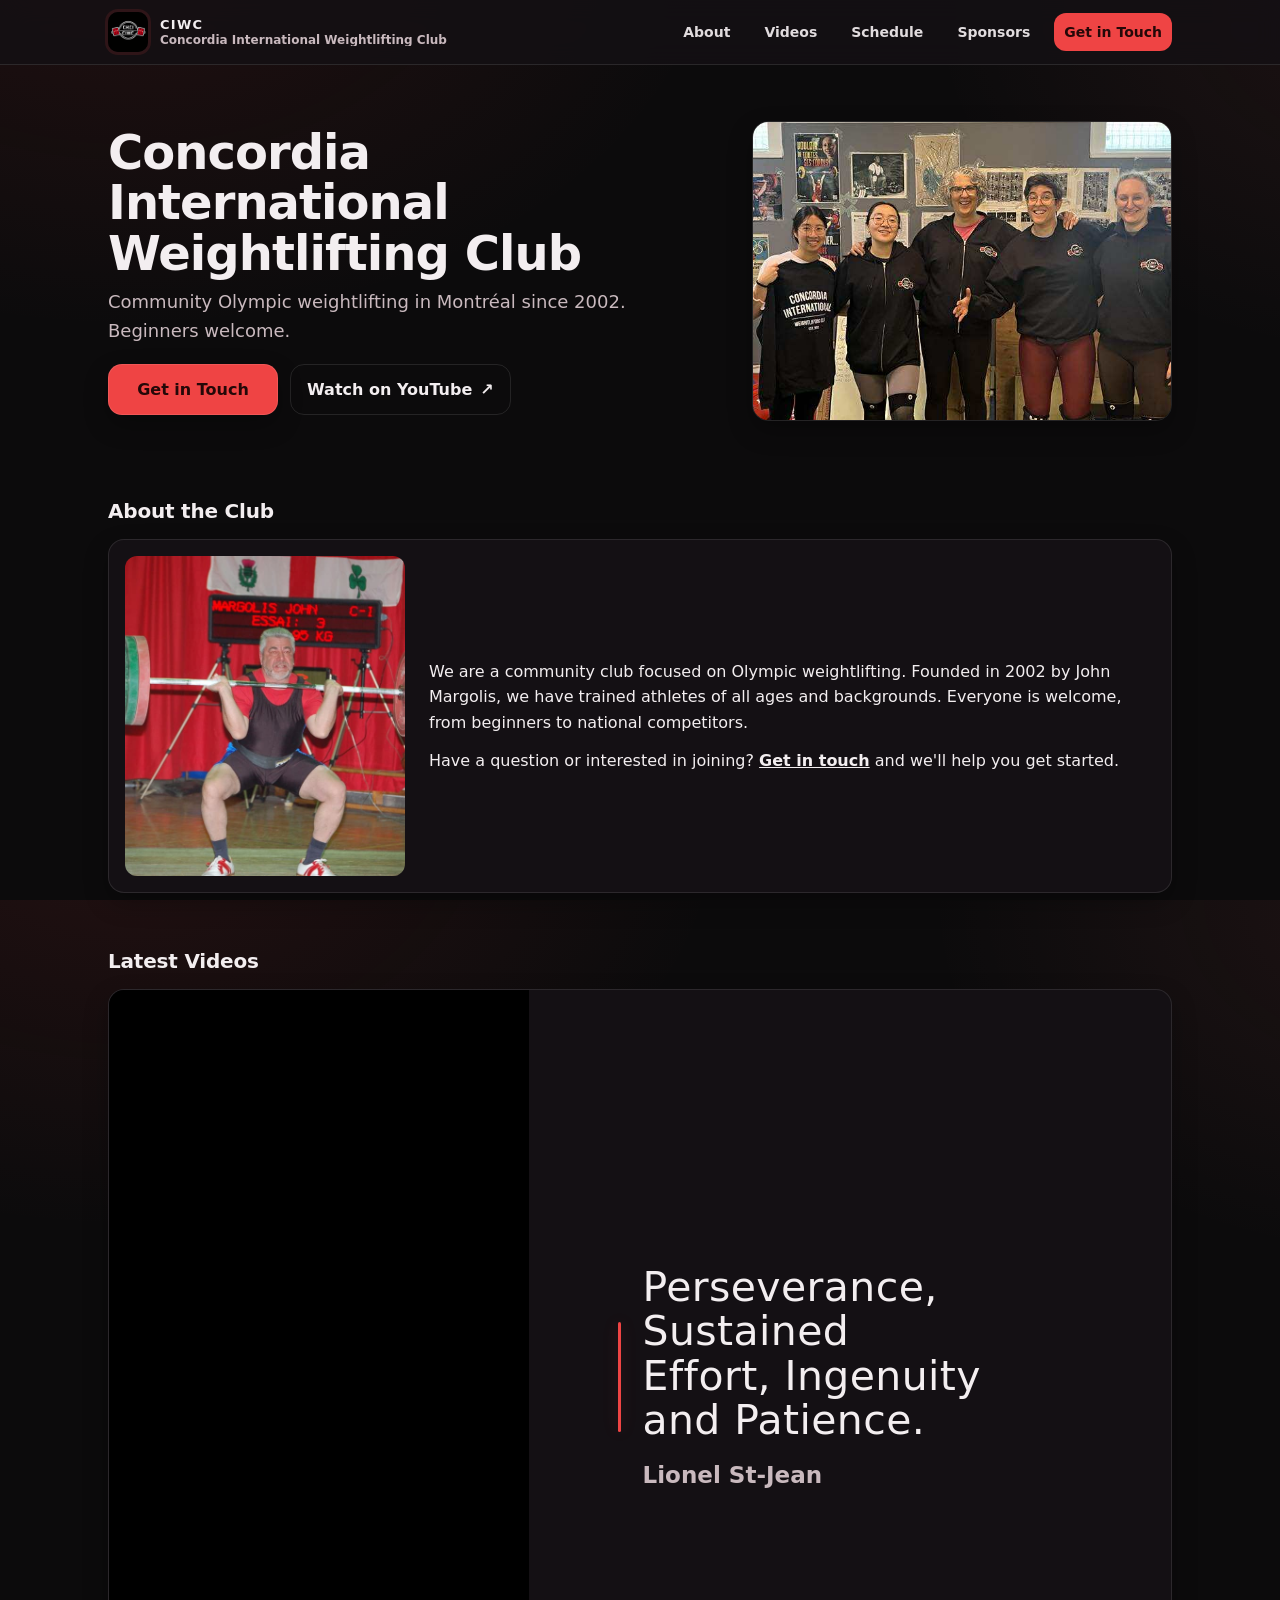
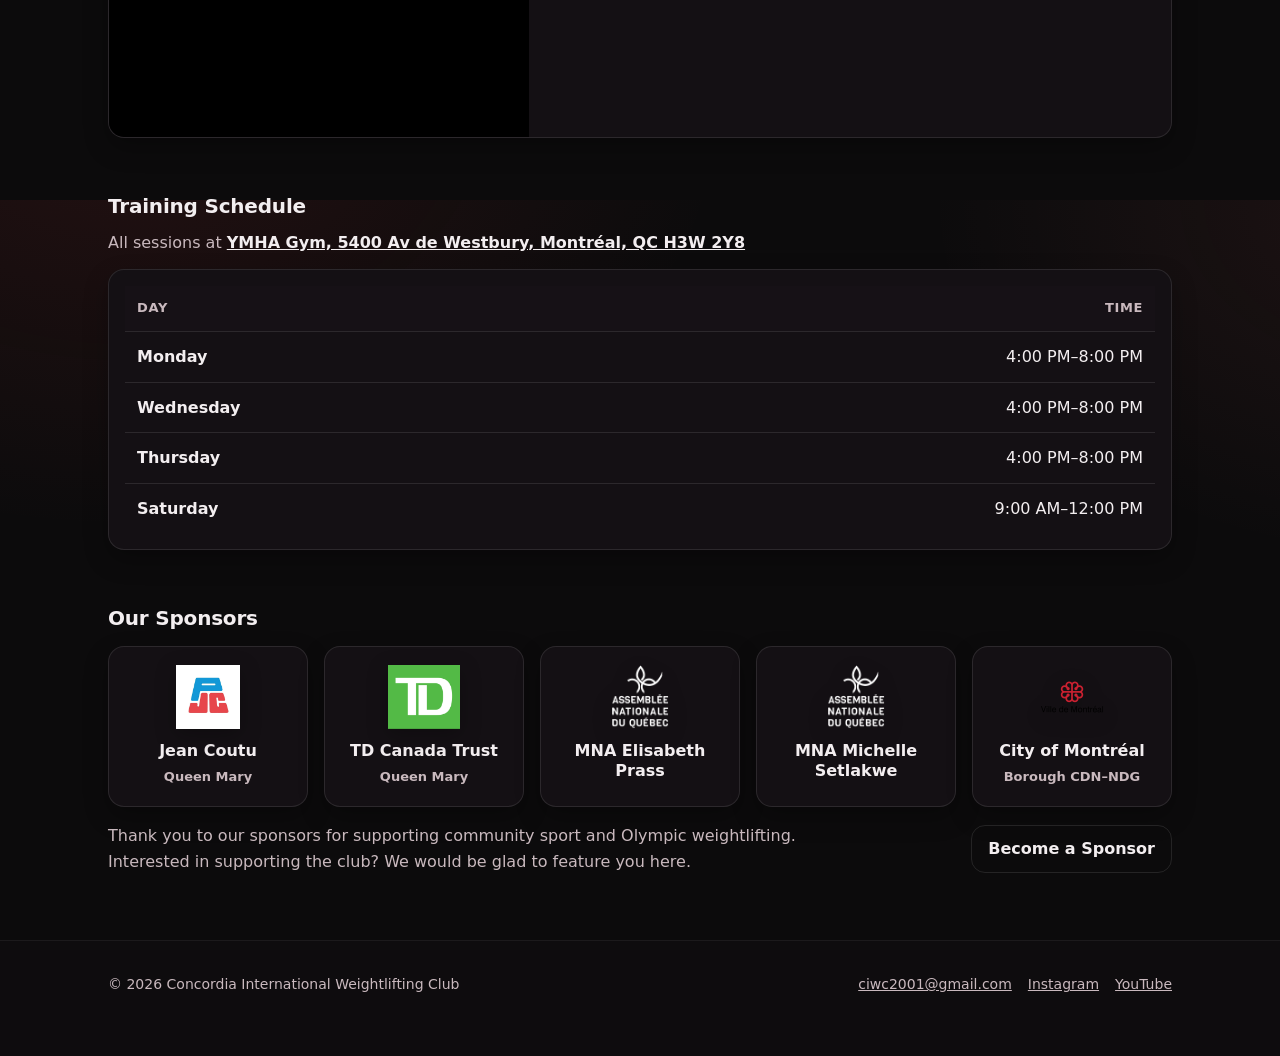
<file: index.html>
<!doctype html>
<html lang="en">
<head>
  <meta charset="utf-8" />
  <meta name="viewport" content="width=device-width, initial-scale=1, viewport-fit=cover" />

  <title>CIWC | Olympic Weightlifting Club in Montréal</title>
  <meta name="description" content="Concordia International Weightlifting Club (CIWC): community Olympic weightlifting in Montréal since 2002. Training schedule, videos and sponsors." />
  <meta name="theme-color" content="#0c0b0c" />
  <link rel="canonical" href="https://ciweightlifting.ca/" />

  <meta name="apple-mobile-web-app-capable" content="yes" />
  <meta name="apple-mobile-web-app-status-bar-style" content="black-translucent" />
  <meta name="apple-mobile-web-app-title" content="CIWC" />
  <meta name="application-name" content="CIWC" />

  <meta property="og:title" content="Concordia International Weightlifting Club" />
  <meta property="og:description" content="Community Olympic weightlifting in Montréal. Beginners welcome." />
  <meta property="og:type" content="website" />
  <meta property="og:url" content="https://ciweightlifting.ca/" />
  <meta property="og:image" content="https://ciweightlifting.ca/images/og-image.jpg" />
  <meta property="og:image:width" content="1200" />
  <meta property="og:image:height" content="630" />
  <meta name="twitter:card" content="summary_large_image" />

  <link rel="icon" type="image/png" sizes="32x32" href="images/favicon-32.png" />
  <link rel="apple-touch-icon" sizes="180x180" href="images/apple-touch-icon.png" />

  <link rel="preconnect" href="https://www.youtube-nocookie.com" />
  <link rel="preconnect" href="https://i.ytimg.com" />

  <link rel="stylesheet" href="style.css" />
</head>

<body>
  <a class="skip" href="#main">Skip to content</a>

  <header class="site">
    <div class="container nav">
      <a class="brand" href="./" aria-label="CIWC home">
        <img src="images/icon-192.png" alt="" width="40" height="40" />
        <span class="brand-text">
          <span id="brand-title" class="brand-title">CIWC</span>
          <span id="brand-sub" class="brand-sub">Concordia International Weightlifting Club</span>
        </span>
      </a>

      <button id="menu-btn" class="menu-btn" type="button" aria-expanded="false" aria-controls="site-nav">
        <span aria-hidden="true">☰</span> <span class="sr-only">Menu</span>
      </button>

      <nav id="site-nav" class="links" data-open="false" aria-label="Primary">
        <a href="#about">About</a>
        <a href="#videos">Videos</a>
        <a href="#schedule">Schedule</a>
        <a href="#sponsors">Sponsors</a>
        <a class="nav-cta" data-inquiry-link href="inquiry/">Get in Touch</a>
      </nav>
    </div>
  </header>

  <main id="main" tabindex="-1">

    <section class="hero">
      <div class="container hero-inner">
        <div class="hero-text">
          <h1 id="hero-title">Concordia International Weightlifting Club</h1>
          <p>Community Olympic weightlifting in Montréal since 2002. Beginners welcome.</p>
          <div class="cta">
            <a class="btn" data-inquiry-link href="inquiry/">Get in Touch</a>
            <a class="btn ghost" data-channel-link href="https://www.youtube.com/channel/UC3EnVXpZZ2f3pTmMMZJzWLg">Watch on YouTube <span aria-hidden="true">↗</span></a>
          </div>
        </div>
        <div class="hero-photo">
          <img src="images/group-photo.jpg" alt="CIWC members in club hoodies at the gym" width="1170" height="878" fetchpriority="high" />
        </div>
      </div>
    </section>

    <div class="container">

      <section id="about">
        <h2>About the Club</h2>
        <div class="card about-card">
          <img src="images/john-cj.jpg" alt="Club founder John Margolis completing a clean and jerk at a competition" class="about-photo" width="900" height="680" loading="lazy" decoding="async" />
          <div class="about-text">
            <p>
              We are a community club focused on Olympic weightlifting. Founded in 2002 by John Margolis,
              we have trained athletes of all ages and backgrounds. Everyone is welcome, from beginners to
              national competitors.
            </p>
            <p>
              Have a question or interested in joining?
              <a data-inquiry-link href="inquiry/">Get in touch</a> and we'll help you get started.
            </p>
          </div>
        </div>
      </section>

      <section id="videos">
        <h2>Latest Videos</h2>
        <div class="card videos-card">
          <div class="videos-inner">

            <div class="video-col">
              <div class="portrait-frame">
                <iframe
                  id="playlist-player"
                  title="CIWC YouTube playlist"
                  allowfullscreen
                  allow="accelerometer; autoplay; clipboard-write; encrypted-media; gyroscope; picture-in-picture; web-share"
                  loading="lazy"
                  referrerpolicy="strict-origin-when-cross-origin">
                </iframe>
              </div>
            </div>

            <div class="quote-panel">
              <figure class="quote-display">
                <div class="quote-bar" aria-hidden="true"></div>
                <div class="quote-content" aria-live="polite">
                  <blockquote id="quote-text" class="quote-text"></blockquote>
                  <figcaption id="quote-author" class="quote-author"></figcaption>
                </div>
              </figure>
              <div class="quote-controls" hidden>
                <div class="quote-arrows">
                  <button type="button" class="arrow-btn" id="quote-prev" aria-label="Previous quote">&#8592;</button>
                  <button type="button" class="arrow-btn" id="quote-next" aria-label="Next quote">&#8594;</button>
                </div>
                <div id="quote-dots" class="quote-dots" aria-label="Choose a quote"></div>
              </div>
            </div>

          </div>
        </div>
        <noscript>
          <div class="card noscript-note">Enable JavaScript to see the video playlist.</div>
        </noscript>
      </section>

      <section id="schedule">
        <h2>Training Schedule</h2>
        <p class="section-sub">
          All sessions at <a id="location-link" href="https://www.google.com/maps/search/?api=1&amp;query=5400+Av+de+Westbury+Montr%C3%A9al+QC" target="_blank" rel="noopener noreferrer"><span id="location-text">YMHA Gym, 5400 Av de Westbury, Montréal, QC H3W 2Y8</span></a>
        </p>
        <div class="card schedule-card">
          <table class="schedule">
            <thead>
              <tr>
                <th scope="col">Day</th>
                <th scope="col">Time</th>
              </tr>
            </thead>
            <tbody id="schedule-body"></tbody>
          </table>
        </div>
      </section>

      <section id="sponsors">
        <h2>Our Sponsors</h2>
        <div class="sponsor-grid" id="sponsor-grid"></div>
        <div class="sponsor-pitch">
          <p>
            Thank you to our sponsors for supporting community sport and Olympic weightlifting.
            Interested in supporting the club? We would be glad to feature you here.
          </p>
          <a class="btn ghost small" id="sponsor-link" href="mailto:ciwc2001@gmail.com?subject=Sponsoring%20CIWC">Become a Sponsor</a>
        </div>
      </section>

    </div>
  </main>

  <footer>
    <div class="container footer-inner">
      <p>© <span id="year">2026</span> Concordia International Weightlifting Club</p>
      <p class="footer-links">
        <a data-email-link href="mailto:ciwc2001@gmail.com">ciwc2001@gmail.com</a>
        <a data-insta-link href="https://www.instagram.com/concordiaweightlifting/" target="_blank" rel="noopener noreferrer">Instagram</a>
        <a data-channel-link href="https://www.youtube.com/channel/UC3EnVXpZZ2f3pTmMMZJzWLg">YouTube</a>
      </p>
    </div>
  </footer>

  <script src="main.js"></script>
</body>
</html>
</file>
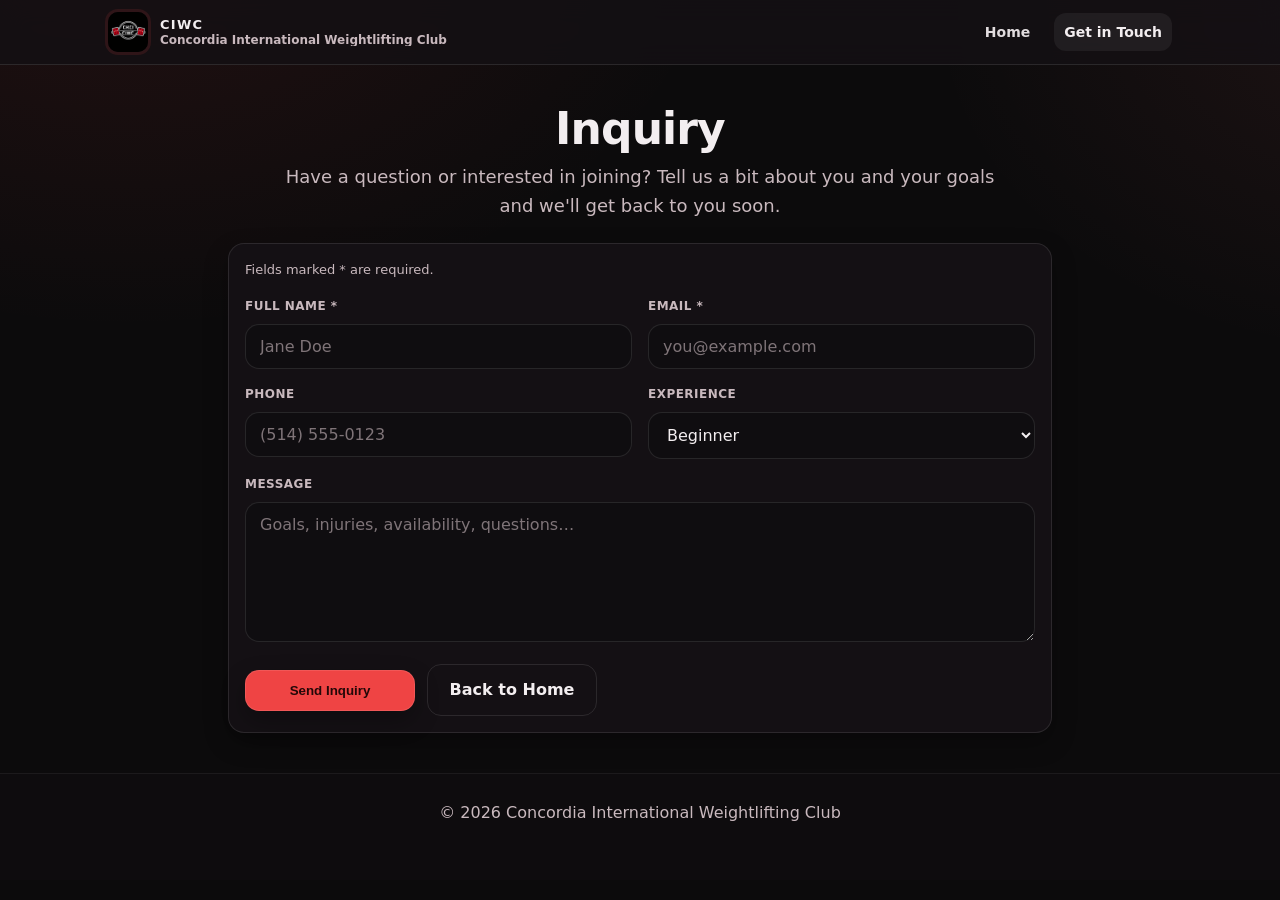
<file: inquiry/index.html>
<!doctype html>
<html lang="en">
<head>
  <meta charset="utf-8" />
  <meta name="viewport" content="width=device-width, initial-scale=1, viewport-fit=cover" />

  <title>Inquiry | CIWC Olympic Weightlifting Club</title>
  <meta name="description" content="Questions about joining or training? Send an inquiry to CIWC, Concordia International Weightlifting Club in Montréal." />
  <meta name="theme-color" content="#0c0b0c" />
  <link rel="canonical" href="https://ciweightlifting.ca/inquiry/" />

  <meta name="apple-mobile-web-app-capable" content="yes" />
  <meta name="apple-mobile-web-app-status-bar-style" content="black-translucent" />
  <meta name="apple-mobile-web-app-title" content="CIWC" />
  <meta name="application-name" content="CIWC" />

  <meta property="og:title" content="CIWC | Inquiry" />
  <meta property="og:description" content="Send a training inquiry to CIWC." />
  <meta property="og:type" content="website" />
  <meta property="og:url" content="https://ciweightlifting.ca/inquiry/" />
  <meta property="og:image" content="https://ciweightlifting.ca/images/og-image.jpg" />
  <meta name="twitter:card" content="summary_large_image" />

  <link rel="icon" type="image/png" sizes="32x32" href="../images/favicon-32.png" />
  <link rel="apple-touch-icon" sizes="180x180" href="../images/apple-touch-icon.png" />

  <link rel="stylesheet" href="../style.css" />
  <link rel="stylesheet" href="inquiry.css" />
</head>

<body>
  <a class="skip" href="#main">Skip to content</a>

  <header class="site">
    <div class="container nav">
      <a class="brand" href="../" aria-label="CIWC home">
        <img src="../images/icon-192.png" alt="" width="40" height="40" />
        <span class="brand-text">
          <span class="brand-title">CIWC</span>
          <span class="brand-sub">Concordia International Weightlifting Club</span>
        </span>
      </a>

      <nav class="links links-inline" aria-label="Primary">
        <a href="../">Home</a>
        <a href="./" aria-current="page">Get in Touch</a>
      </nav>
    </div>
  </header>

  <main id="main" class="container inquiry-main">
    <h1>Inquiry</h1>
    <p class="lead">Have a question or interested in joining? Tell us a bit about you and your goals and we'll get back to you soon.</p>

    <div class="card">
      <form id="inquiry-form" action="https://formspree.io/f/mwprbnln" method="POST" autocomplete="on" novalidate>

        <p class="form-note">Fields marked * are required.</p>

        <div class="form-row">
          <div class="field">
            <label for="name">Full Name *</label>
            <input id="name" name="name" type="text" autocomplete="name" placeholder="Jane Doe" required />
          </div>
          <div class="field">
            <label for="_replyto">Email *</label>
            <input id="_replyto" name="_replyto" type="email" autocomplete="email" placeholder="you@example.com" required />
          </div>
        </div>

        <div class="form-row">
          <div class="field">
            <label for="phone">Phone</label>
            <input id="phone" name="phone" type="tel" autocomplete="tel" placeholder="(514) 555-0123" />
          </div>
          <div class="field">
            <label for="experience">Experience</label>
            <select id="experience" name="experience">
              <option value="Beginner">Beginner</option>
              <option value="Some experience">Some experience</option>
              <option value="Experienced">Experienced</option>
            </select>
          </div>
        </div>

        <div class="field">
          <label for="message">Message</label>
          <textarea id="message" name="message" placeholder="Goals, injuries, availability, questions…"></textarea>
        </div>

        <input type="text" name="_gotcha" autocomplete="off" tabindex="-1" class="sr-only" aria-hidden="true" />

        <div class="form-actions">
          <button class="btn" type="submit" id="submit-btn">Send Inquiry</button>
          <a class="btn ghost" href="../">Back to Home</a>
        </div>

        <div id="form-success" class="alert alert-success" role="status" tabindex="-1">
          Thanks! Your inquiry was sent successfully.
        </div>
        <div id="form-error" class="alert alert-error" role="alert" tabindex="-1">
          <span id="form-error-detail">Something went wrong.</span> Please try again, or email us at
          <a href="mailto:ciwc2001@gmail.com">ciwc2001@gmail.com</a>.
        </div>

      </form>
    </div>
  </main>

  <footer>
    <div class="container">
      <p>© <span id="year">2026</span> Concordia International Weightlifting Club</p>
    </div>
  </footer>

  <script src="inquiry.js"></script>
</body>
</html>
</file>
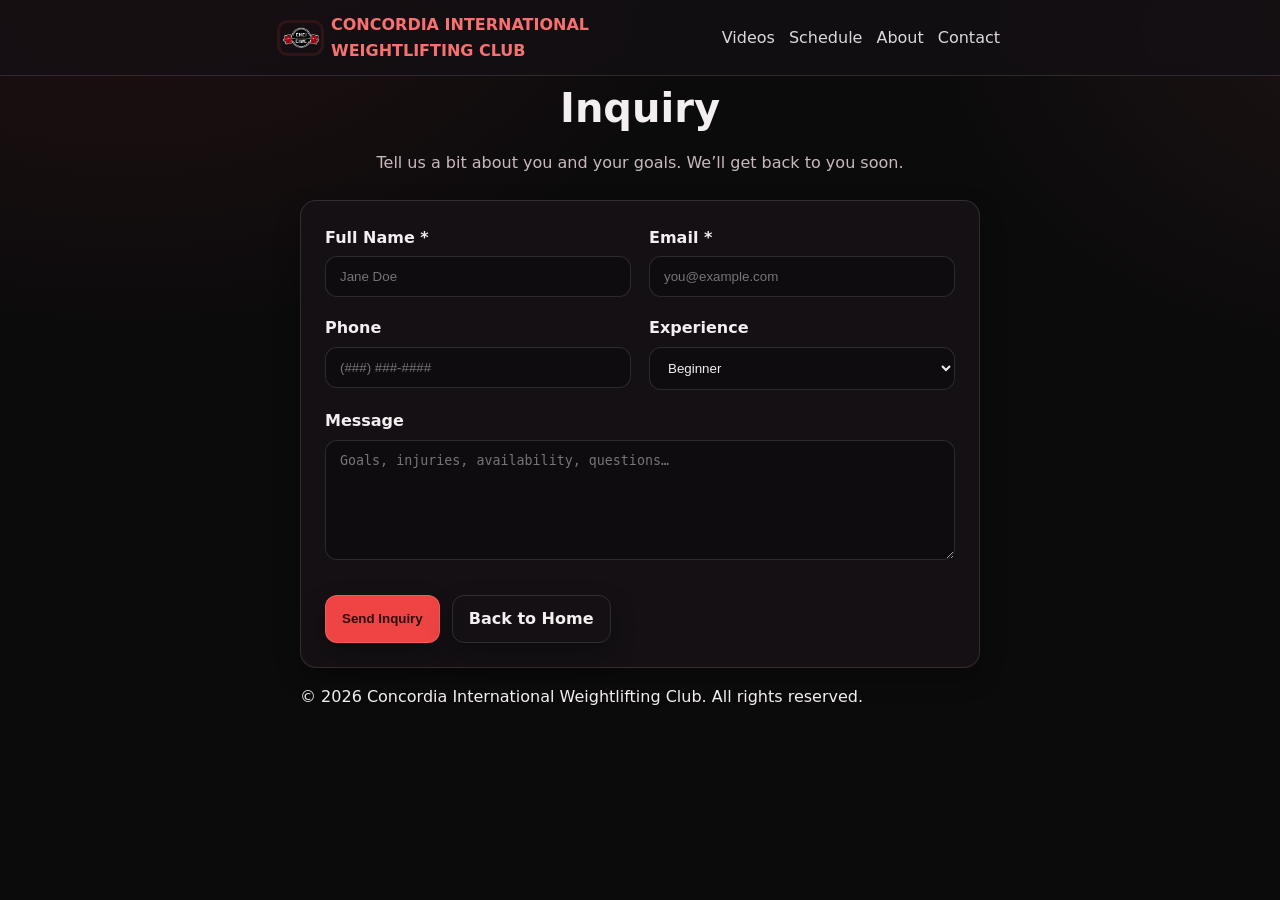
<file: inquiry.html>
<!doctype html>
<html lang="en">
<head>
  <meta charset="utf-8" />
  <meta name="viewport" content="width=device-width, initial-scale=1" />
  <title>Inquiry | Concordia International Weightlifting Club</title>
  <meta name="description" content="Send a training inquiry to Concordia International Weightlifting Club." />
  <meta name="theme-color" content="#ef4444" />

  <link rel="icon" type="image/png" sizes="32x32" href="images/logo.png" />
  <link rel="apple-touch-icon" href="images/logo.png" />

  <style>
    :root{
      --bg:#0c0b0c; --surface:#141014; --text:#f3eef0; --muted:#c9b9be; --brand:#ef4444; --brand-2:#f87171; --ring:rgba(239, 68, 68, .5); --border:rgba(255,255,255,.12); --shadow:0 10px 24px rgba(0,0,0,.28);
    }
    *{box-sizing:border-box}
    html,body{height:100%}
    body{
      margin:0;font-family:Inter,ui-sans-serif,system-ui,-apple-system,Segoe UI,Roboto,Helvetica,Arial;line-height:1.6;color:var(--text);
      background:
        radial-gradient(1000px 700px at 10% -10%, rgba(239,68,68,.10), transparent 60%),
        radial-gradient(800px 600px at 110% 0%, rgba(248,113,113,.08), transparent 60%),
        var(--bg);
    }
    a{color:var(--brand-2);text-decoration:none}
    a:hover{text-decoration:underline}
    .container{max-width:720px;margin:0 auto;padding:0 20px}

    header.site{position:sticky;top:0;z-index:30;background:rgba(20,16,20,.72);backdrop-filter:blur(10px);border-bottom:1px solid var(--border)}
    .nav{display:flex;align-items:center;justify-content:space-between;padding:12px 0}
    .brand{display:flex;align-items:center;gap:10px;font-weight:700}
    .brand img{height:30px;width:auto;border-radius:8px;box-shadow:0 0 0 3px rgba(239,68,68,.12)}
    .nav-links{display:flex;gap:14px}
    .nav-links a{color:var(--text);opacity:.9}

    main{padding:36px 0}
    h1{font-size:clamp(28px,3.5vw,40px);margin:0 0 10px;text-align:center}
    p.lead{color:var(--muted);text-align:center;margin:0 0 24px}

    .card{background:var(--surface);border:1px solid var(--border);border-radius:16px;padding:24px;box-shadow:var(--shadow)}
    form{display:grid;gap:18px}
    label{font-weight:600;margin-bottom:6px;display:block}
    .row{display:grid;gap:18px;grid-template-columns:repeat(2,minmax(0,1fr))}
    input,select,textarea{width:100%;padding:12px 14px;border-radius:12px;border:1px solid var(--border);background:#0f0c0f;color:var(--text)}
    textarea{min-height:120px;resize:vertical}

    .actions{display:flex;gap:12px;flex-wrap:wrap;margin-top:10px}
    .btn{display:inline-flex;align-items:center;gap:8px;padding:10px 16px;border-radius:12px;border:1px solid var(--border);background:var(--brand);color:#2a0c0c;font-weight:700;box-shadow:var(--shadow);cursor:pointer}
    .btn.ghost{background:transparent;color:var(--text)}

    .alert{display:none;margin-top:12px;padding:10px 14px;border-radius:12px}
    .success{background:rgba(34,197,94,.12);border:1px solid rgba(34,197,94,.35);color:#86efac}
    .error{background:rgba(249,115,22,.12);border:1px solid rgba(249,115,22,.35);color:#fdba74}

    @media (max-width:760px){ .row{grid-template-columns:1fr} }
    :focus-visible{outline:2px solid var(--ring);outline-offset:2px;border-radius:10px}
  </style>

  <script defer>
    document.addEventListener('DOMContentLoaded', () => {
      const form = document.querySelector('#inquiry-form');
      const success = document.querySelector('#success');
      const error = document.querySelector('#error');
      const year = document.querySelector('#year');
      if (year) year.textContent = new Date().getFullYear();

      form.addEventListener('submit', async (e) => {
        e.preventDefault();
        success.style.display = 'none';
        error.style.display = 'none';

        const data = new FormData(form);
        try {
          const resp = await fetch(form.action, {
            method: 'POST',
            body: data,
            headers: { 'Accept': 'application/json' }
          });

          if (resp.ok) {
            success.style.display = 'block';
            form.reset();
          } else {
            error.style.display = 'block';
          }
        } catch (err) {
          error.style.display = 'block';
        }
      });
    });
  </script>
</head>
<body>
  <header class="site">
    <div class="container nav">
      <a class="brand" href="index.html" aria-label="Home">
        <img src="images/logo.png" alt="Club logo" />
        <span>CONCORDIA INTERNATIONAL WEIGHTLIFTING CLUB</span>
      </a>
      <nav class="nav-links">
        <a href="index.html#videos">Videos</a>
        <a href="index.html#schedule">Schedule</a>
        <a href="index.html#about">About</a>
        <a href="index.html#contact">Contact</a>
      </nav>
    </div>
  </header>

  <main class="container">
    <h1>Inquiry</h1>
    <p class="lead">Tell us a bit about you and your goals. We’ll get back to you soon.</p>

    <div class="card">
      <!-- Replace FORM_ENDPOINT with your actual Formspree endpoint -->
      <form id="inquiry-form" action="https://formspree.io/f/mwprbnln" method="POST">
        <div class="row">
          <div>
            <label for="name">Full Name *</label>
            <input id="name" name="name" type="text" placeholder="Jane Doe" required>
          </div>
          <div>
            <label for="email">Email *</label>
            <input id="email" name="_replyto" type="email" placeholder="you@example.com" required>
          </div>
        </div>

        <div class="row">
          <div>
            <label for="phone">Phone</label>
            <input id="phone" name="phone" type="tel" placeholder="(###) ###-####">
          </div>
          <div>
            <label for="experience">Experience</label>
            <select id="experience" name="experience">
              <option value="Beginner">Beginner</option>
              <option value="Some experience">Some experience</option>
              <option value="Experienced">Experienced</option>
            </select>
          </div>
        </div>

        <div>
          <label for="message">Message</label>
          <textarea id="message" name="message" placeholder="Goals, injuries, availability, questions…"></textarea>
        </div>

        <div class="actions">
          <button class="btn" type="submit">Send Inquiry</button>
          <a class="btn ghost" href="index.html">Back to Home</a>
        </div>

        <div id="success" class="alert success">Thanks! Your inquiry was sent successfully.</div>
        <div id="error" class="alert error">Something went wrong. Please try again, or email us directly at <a href="mailto:ciwc2001@gmail.com">ciwc2001@gmail.com</a>.</div>
      </form>
    </div>
  </main>

  <footer>
    <div class="container">
      <p>© <span id="year">2025</span> Concordia International Weightlifting Club. All rights reserved.</p>
    </div>
  </footer>
</body>
</html>
</file>
<file: style.css>
/* ── Variables ────────────────────────────────────────── */
:root {
  --bg: #0c0b0c;
  --surface: #141014;
  --surface2: #161116;
  --text: #f3eef0;
  --muted: #c9b9be;
  --brand: #ef4444;
  --border: rgba(255, 255, 255, 0.10);
  --ring: #f87171;
  --shadow: 0 10px 24px rgba(0, 0, 0, 0.28);
  --radius: 16px;
  --container: 1100px;
  --px: 18px;
  --header-h: 64px;
}

/* ── Reset & Base ─────────────────────────────────────── */
* { box-sizing: border-box; }
html, body { height: 100%; }
html { scroll-behavior: smooth; }

@media (prefers-reduced-motion: reduce) {
  html { scroll-behavior: auto; }
  *, *::before, *::after { animation: none !important; transition: none !important; }
}

body {
  margin: 0;
  font-family: Inter, system-ui, -apple-system, Segoe UI, Roboto, Helvetica, Arial, sans-serif;
  line-height: 1.6;
  color: var(--text);
  background:
    radial-gradient(1000px 700px at 10% -10%, rgba(239,68,68,.10), transparent 60%),
    radial-gradient(800px 600px at 110% 0%, rgba(248,113,113,.08), transparent 60%),
    var(--bg);
  overflow-x: hidden;
  -webkit-font-smoothing: antialiased;
  -moz-osx-font-smoothing: grayscale;
  text-rendering: optimizeLegibility;
}

a { color: inherit; }
a:hover { text-decoration: underline; }
img { display: block; max-width: 100%; }
p { margin: 0 0 8px; }
p:last-child { margin-bottom: 0; }

:focus-visible {
  outline: 2px solid var(--ring);
  outline-offset: 2px;
  border-radius: 12px;
}

/* ── Layout ───────────────────────────────────────────── */
.container {
  max-width: var(--container);
  margin: 0 auto;
  padding: 0 var(--px);
}

.muted { color: var(--muted); }

/* ── Skip link ────────────────────────────────────────── */
.skip {
  position: absolute;
  left: -999px;
  top: 0;
  z-index: 1000;
  padding: 10px 12px;
  background: var(--surface);
  border: 1px solid var(--border);
  border-radius: 12px;
}
.skip:focus { left: 12px; top: 12px; }

/* ── Header & Nav ─────────────────────────────────────── */
header.site {
  position: sticky;
  top: 0;
  z-index: 50;
  background: rgba(20, 16, 20, 0.82);
  backdrop-filter: blur(12px);
  border-bottom: 1px solid var(--border);
}

.nav {
  min-height: var(--header-h);
  display: flex;
  align-items: center;
  justify-content: space-between;
  gap: 12px;
  position: relative;
}

.brand {
  display: flex;
  align-items: center;
  gap: 12px;
  text-decoration: none;
  color: inherit;
  min-width: 0;
}

.brand img {
  width: 40px;
  height: 40px;
  object-fit: contain;
  border-radius: 10px;
  box-shadow: 0 0 0 3px rgba(239,68,68,.12);
  flex: 0 0 auto;
}

.brand-text {
  display: flex;
  flex-direction: column;
  gap: 2px;
  min-width: 0;
  line-height: 1.05;
}

.brand-title {
  font-weight: 900;
  letter-spacing: 0.10em;
  text-transform: uppercase;
  font-size: 13px;
  white-space: nowrap;
}

.brand-sub {
  font-size: 12px;
  color: var(--muted);
  font-weight: 700;
  max-width: 44ch;
  overflow: hidden;
  text-overflow: ellipsis;
  white-space: nowrap;
}

.menu-btn {
  display: none;
  font: inherit;
  font-weight: 900;
  font-size: 18px;
  padding: 10px 12px;
  border-radius: 14px;
  border: 1px solid var(--border);
  background: transparent;
  color: var(--text);
  cursor: pointer;
}
.menu-btn:hover { background: rgba(255, 255, 255, 0.05); }

nav.links {
  display: flex;
  align-items: center;
  gap: 14px;
}

nav.links a {
  text-decoration: none;
  font-weight: 800;
  font-size: 14px;
  opacity: 0.92;
  padding: 8px 10px;
  border-radius: 12px;
  white-space: nowrap;
}

nav.links a:hover {
  text-decoration: none;
  background: rgba(255, 255, 255, 0.05);
  opacity: 1;
}

nav.links a[aria-current="page"] { opacity: 1; background: rgba(255, 255, 255, 0.06); }

nav.links a.nav-cta {
  background: var(--brand);
  color: #240808;
  opacity: 1;
}
nav.links a.nav-cta:hover { background: var(--brand); filter: brightness(1.05); }

/* ── Hero ─────────────────────────────────────────────── */
.hero { padding: 56px 0 48px; }

.hero-inner {
  display: flex;
  align-items: center;
  gap: 48px;
}

.hero-text {
  flex: 1;
  min-width: 0;
}

.hero-photo {
  flex: 0 0 420px;
  height: 300px;
  border-radius: var(--radius);
  overflow: hidden;
  box-shadow: var(--shadow);
  border: 1px solid var(--border);
}

.hero-photo img {
  width: 100%;
  height: 100%;
  object-fit: cover;
  object-position: 55% 40%;
  transform: scale(1.9);
  transform-origin: 55% 40%;
}

.hero h1 {
  margin: 0 0 10px;
  font-size: clamp(28px, 4vw, 48px);
  line-height: 1.05;
  letter-spacing: -0.02em;
}

.hero p {
  margin: 0 0 18px;
  color: var(--muted);
  font-size: clamp(14px, 2vw, 18px);
}

.hero .cta { justify-content: flex-start; }

@media (max-width: 860px) {
  .hero-inner { flex-direction: column; gap: 28px; }
  .hero-text { text-align: center; }
  .hero .cta { justify-content: center; }
  .hero-photo { flex: none; width: 100%; height: 240px; }
}

.cta {
  display: flex;
  justify-content: center;
  gap: 12px;
  flex-wrap: wrap;
}

/* ── Buttons ──────────────────────────────────────────── */
.btn {
  display: inline-flex;
  align-items: center;
  justify-content: center;
  gap: 8px;
  padding: 12px 16px;
  border-radius: 14px;
  border: 1px solid var(--border);
  background: var(--brand);
  color: #240808;
  font-weight: 900;
  text-decoration: none;
  box-shadow: var(--shadow);
  min-width: 170px;
  cursor: pointer;
}
.btn:hover { text-decoration: none; filter: brightness(1.05); }
.btn.ghost { background: transparent; color: var(--text); box-shadow: none; }
.btn.ghost:hover { background: rgba(255, 255, 255, 0.05); filter: none; }
.btn.small { min-width: 0; padding: 10px 16px; }

/* ── Sections ─────────────────────────────────────────── */
main { padding-bottom: 40px; }
section { padding: 26px 0; }
h2 { margin: 0 0 12px; font-size: 20px; letter-spacing: -0.01em; }
h3 { margin: 6px 0 10px; font-size: 16px; letter-spacing: -0.01em; }

section[id] { scroll-margin-top: calc(var(--header-h) + 8px); }

.section-sub { margin: -4px 0 14px; color: var(--muted); }
.section-sub a { color: var(--text); font-weight: 700; }

.card {
  background: var(--surface);
  border: 1px solid var(--border);
  border-radius: var(--radius);
  padding: 16px;
  box-shadow: var(--shadow);
}

/* ── Videos — portrait layout ─────────────────────────── */
.videos-card {
  padding: 0;
  overflow: hidden;
}

.videos-inner {
  display: grid;
  grid-template-columns: minmax(0, 420px) minmax(0, 1fr);
}

.video-col {
  background: #000;
  display: flex;
  align-items: stretch;
  justify-content: center;
}

.portrait-frame {
  width: 100%;
  aspect-ratio: 9 / 16;
  position: relative;
  overflow: hidden;
}

.portrait-frame iframe {
  position: absolute;
  top: 0;
  left: 0;
  width: 100%;
  height: 100%;
  border: 0;
}

/* ── Quote carousel ───────────────────────────────────── */
.quote-panel {
  padding: 56px 48px 28px;
  min-height: 100%;
  display: flex;
  flex-direction: column;
  justify-content: space-between;
  gap: 24px;
}

.quote-display {
  margin: 0;
  flex: 1;
  display: flex;
  align-items: center;
  justify-content: center;
  gap: 22px;
  min-height: 0;
}

.quote-bar {
  width: 3px;
  height: 110px;
  align-self: center;
  background: var(--brand);
  border-radius: 999px;
  flex-shrink: 0;
  box-shadow: 0 0 16px rgba(255, 90, 90, 0.18);
}

.quote-content {
  max-width: 440px;
  display: flex;
  flex-direction: column;
  justify-content: center;
  gap: 20px;
  min-width: 0;
}

.quote-text {
  margin: 0;
  color: var(--text);
  font-size: clamp(2rem, 3.2vw, 3.15rem);
  line-height: 1.08;
  letter-spacing: 0.01em;
  font-weight: 300;
  transition: opacity 0.35s ease, transform 0.35s ease;
  text-wrap: balance;
}

.quote-author {
  display: inline-block;
  margin: 0;
  font-size: clamp(1.1rem, 1.8vw, 1.75rem);
  line-height: 1.2;
  color: var(--muted);
  font-weight: 700;
  transition: opacity 0.35s ease, transform 0.35s ease;
}

.quote-controls {
  display: flex;
  align-items: center;
  justify-content: space-between;
  gap: 16px;
}

.quote-arrows {
  display: flex;
  gap: 10px;
}

.arrow-btn {
  background: rgba(255, 255, 255, 0.05);
  border: 1px solid var(--border);
  color: var(--text);
  border-radius: 10px;
  width: 40px;
  height: 40px;
  cursor: pointer;
  font-size: 15px;
  display: flex;
  align-items: center;
  justify-content: center;
  transition: background 0.2s ease, border-color 0.2s ease, transform 0.2s ease;
}

.arrow-btn:hover {
  background: rgba(255, 255, 255, 0.1);
  border-color: rgba(255, 255, 255, 0.16);
  transform: translateY(-1px);
}

.quote-dots {
  display: flex;
  gap: 8px;
  align-items: center;
}

.quote-controls[hidden] { display: none; }

/* 24px hit area with a small visible dot inside */
.quote-dot {
  width: 24px;
  height: 24px;
  border-radius: 50%;
  cursor: pointer;
  background: transparent;
  border: none;
  padding: 0;
  display: grid;
  place-items: center;
}

.quote-dot::after {
  content: '';
  width: 7px;
  height: 7px;
  border-radius: 50%;
  background: rgba(255, 255, 255, 0.22);
  transition: background 0.25s ease, transform 0.2s ease;
}

.quote-dot:hover::after { transform: scale(1.15); background: rgba(255, 255, 255, 0.4); }

.quote-dot.active::after {
  background: var(--brand);
  transform: scale(1.3);
}

.noscript-note {
  margin-top: 12px;
}

@media (max-width: 900px) {
  .quote-panel {
    padding: 40px 28px 24px;
  }

  .quote-display {
    gap: 16px;
  }

  .quote-bar {
    height: 88px;
  }

  .quote-content {
    max-width: 100%;
    gap: 16px;
  }
}

/* ── Schedule ─────────────────────────────────────────── */
table.schedule { width: 100%; border-collapse: collapse; }

table.schedule th,
table.schedule td { padding: 12px; text-align: left; }

table.schedule thead th {
  background: var(--surface2);
  border-bottom: 1px solid var(--border);
  position: sticky;
  top: var(--header-h);
  z-index: 1;
  color: var(--muted);
  font-size: 13px;
  text-transform: uppercase;
  letter-spacing: 0.05em;
}

table.schedule tbody th { font-weight: 800; }
table.schedule .sched-time,
table.schedule thead th:last-child { text-align: right; }
table.schedule tbody tr { border-bottom: 1px solid var(--border); }
table.schedule tbody tr:last-child { border-bottom: none; }

/* ── Sponsors ─────────────────────────────────────────── */
.sponsor-grid {
  display: grid;
  grid-template-columns: repeat(auto-fit, minmax(180px, 1fr));
  gap: 16px;
  margin-bottom: 16px;
}

.sponsor-card {
  background: var(--surface);
  border: 1px solid var(--border);
  border-radius: var(--radius);
  padding: 18px;
  box-shadow: var(--shadow);
  text-align: center;
  transition: transform 0.18s ease, border-color 0.18s ease;
}
.sponsor-card:hover {
  transform: translateY(-3px);
  border-color: rgba(239, 68, 68, 0.35);
}

.sponsor-logo {
  height: 64px;
  width: 100%;
  object-fit: contain;
  margin: 0 auto 12px;
  filter: drop-shadow(0 6px 10px rgba(0,0,0,.25));
}

.sponsor-name { margin: 0; font-weight: 900; line-height: 1.25; }
.sponsor-note { margin: 6px 0 0; color: var(--muted); font-weight: 800; font-size: 13px; }

.sponsor-pitch {
  display: flex;
  align-items: center;
  justify-content: space-between;
  gap: 16px;
  color: var(--muted);
}
.sponsor-pitch p { margin: 0; max-width: 70ch; }
.sponsor-pitch .btn { flex-shrink: 0; }

/* ── About ────────────────────────────────────────────── */
.about-card {
  display: flex;
  gap: 24px;
  align-items: center;
}

.about-photo {
  width: 280px;
  height: 320px;
  object-fit: cover;
  object-position: top;
  border-radius: 12px;
  flex-shrink: 0;
}

.about-text { display: flex; flex-direction: column; gap: 4px; }
.about-text a { color: var(--text); font-weight: 700; }

@media (max-width: 600px) {
  .about-card { flex-direction: column; }
  .about-photo { width: 100%; height: 240px; object-position: center 20%; }
}

/* ── Footer ───────────────────────────────────────────── */
footer {
  color: var(--muted);
  padding: 26px 0 54px;
  text-align: center;
  border-top: 1px solid rgba(255, 255, 255, 0.06);
  background: rgba(20, 16, 20, 0.30);
}

footer p { margin: 0; }

.footer-inner {
  display: flex;
  flex-wrap: wrap;
  justify-content: space-between;
  align-items: center;
  gap: 8px 24px;
  font-size: 14px;
}

.footer-links { display: flex; gap: 4px 16px; flex-wrap: wrap; }
.footer-links a { padding: 6px 0; }

/* ── 404 ──────────────────────────────────────────────── */
.not-found { padding: 72px var(--px) 96px; text-align: center; }
.not-found h1 { margin: 0 0 8px; font-size: clamp(28px, 5vw, 40px); letter-spacing: -0.02em; }
.not-found .muted { margin-bottom: 24px; }
.not-found-code {
  margin: 0;
  color: var(--brand);
  font-weight: 900;
  font-size: 14px;
  letter-spacing: 0.2em;
}

/* ── Accessibility ────────────────────────────────────── */
.sr-only {
  position: absolute;
  width: 1px;
  height: 1px;
  padding: 0;
  margin: -1px;
  overflow: hidden;
  clip: rect(0,0,0,0);
  white-space: nowrap;
  border: 0;
}

/* ── Responsive ───────────────────────────────────────── */

@media (max-width: 860px) {
  :root { --px: 16px; }

  .menu-btn { display: inline-flex; align-items: center; gap: 8px; }

  nav.links {
    display: none;
    position: absolute;
    left: 0; right: 0;
    top: calc(100% + 10px);
    flex-direction: column;
    align-items: stretch;
    gap: 10px;
    padding: 12px;
    border-radius: var(--radius);
    border: 1px solid var(--border);
    background: rgba(20, 16, 20, 0.94);
    backdrop-filter: blur(12px);
    box-shadow: var(--shadow);
  }
  nav.links[data-open="true"] { display: flex; }
  nav.links a { background: rgba(255,255,255,.04); padding: 12px; }

  /* Short navs (inquiry, 404) stay inline instead of using the menu */
  nav.links.links-inline {
    display: flex;
    position: static;
    flex-direction: row;
    gap: 6px;
    padding: 0;
    border: 0;
    background: none;
    box-shadow: none;
    backdrop-filter: none;
  }
  nav.links.links-inline a { background: transparent; padding: 8px 10px; }
  nav.links.links-inline a[aria-current="page"] { background: rgba(255,255,255,.06); }

  .brand-sub { max-width: 26ch; }

  .videos-inner { grid-template-columns: 1fr; }
  /* Keep the 9:16 player from filling more than one screen */
  .portrait-frame { width: auto; height: min(70svh, 560px); }
  .quote-panel { padding: 28px 20px 24px; min-height: unset; }
  .quote-text { font-size: clamp(1.6rem, 6.5vw, 2.2rem); }
  .quote-author { font-size: 1.05rem; }
  .quote-bar { height: 72px; }

}

@media (max-width: 700px) {
  /* One compact row per day; location is stated above the table */
  table.schedule thead { display: none; }
  table.schedule th,
  table.schedule td { padding: 14px 4px; }
  table.schedule .sched-time { font-weight: 700; white-space: nowrap; }
  .schedule-card { padding: 4px 14px; }
}

@media (max-width: 600px) {
  .sponsor-grid { grid-template-columns: repeat(2, minmax(0, 1fr)); gap: 12px; }
  .sponsor-card { padding: 14px 10px; }
  .sponsor-card:last-child:nth-child(odd) { grid-column: 1 / -1; }
  .sponsor-logo { height: 48px; margin-bottom: 10px; }
  .sponsor-name { font-size: 14px; }
  .sponsor-pitch { flex-direction: column; align-items: stretch; text-align: center; }
  .footer-inner { flex-direction: column; justify-content: center; }
}

@media (max-width: 520px) {
  .hero { padding: 36px 0 16px; }
  .cta { flex-direction: column; align-items: stretch; }
  .btn { width: 100%; min-width: 0; }
}

@media (max-width: 480px) {
  .brand-sub { display: none; }
  .brand-title { font-size: 15px; }
}

@media (max-width: 340px) {
  .sponsor-grid { grid-template-columns: 1fr; }
}
</file>
<file: inquiry/inquiry.css>
/* ── Inquiry page — form-specific styles only ─────────
   Shared styles (reset, nav, header, footer, card,
   buttons, sr-only) come from ../style.css
   ────────────────────────────────────────────────── */

.inquiry-main {
  padding: 40px var(--px);
  max-width: 860px;
}

.inquiry-main h1 {
  margin: 0 0 10px;
  font-size: clamp(28px, 5vw, 44px);
  line-height: 1.1;
  text-align: center;
  letter-spacing: -0.02em;
}

.lead {
  margin: 0 auto 22px;
  max-width: 62ch;
  text-align: center;
  color: var(--muted);
  font-size: clamp(14px, 2.6vw, 18px);
}

/* ── Form layout ──────────────────────────────────── */
form {
  display: grid;
  gap: 16px;
}

.form-row {
  display: grid;
  gap: 16px;
  grid-template-columns: repeat(2, minmax(0, 1fr));
}

.field {
  display: flex;
  flex-direction: column;
}

/* ── Labels ───────────────────────────────────────── */
label {
  font-weight: 900;
  letter-spacing: 0.04em;
  text-transform: uppercase;
  font-size: 12px;
  color: var(--muted);
  display: block;
  margin: 0 0 8px;
}

/* ── Inputs ───────────────────────────────────────── */
input,
select,
textarea {
  width: 100%;
  padding: 12px 14px;
  border-radius: 14px;
  border: 1px solid var(--border);
  background: #0f0d10;
  color: var(--text);
  font-family: inherit;
  font-size: 16px; /* 16px stops iOS Safari zooming in on focus */
  transition: border-color 0.2s, box-shadow 0.2s;
}

input[aria-invalid="true"],
textarea[aria-invalid="true"] {
  border-color: #fb923c;
}

.form-note {
  margin: 0;
  color: var(--muted);
  font-size: 13px;
}

button[type="submit"]:disabled {
  opacity: 0.7;
  cursor: progress;
}

.alert:focus { outline: none; }

input::placeholder,
textarea::placeholder {
  color: rgba(201, 185, 190, 0.60);
}

input:focus,
select:focus,
textarea:focus {
  border-color: rgba(239, 68, 68, 0.55);
  box-shadow: 0 0 0 4px rgba(239, 68, 68, 0.15);
}

input:focus-visible,
select:focus-visible,
textarea:focus-visible {
  outline: 2px solid var(--ring);
  outline-offset: 1px;
  border-radius: 14px;
}

textarea {
  min-height: 140px;
  resize: vertical;
}

/* ── Actions ──────────────────────────────────────── */
.form-actions {
  display: flex;
  gap: 12px;
  flex-wrap: wrap;
  margin-top: 6px;
  align-items: center;
}

/* ── Alerts ───────────────────────────────────────── */
.alert {
  display: none;
  margin-top: 8px;
  padding: 12px 14px;
  border-radius: 14px;
  border: 1px solid var(--border);
  background: rgba(255, 255, 255, 0.03);
  font-size: 14px;
}

.alert-success {
  border-color: rgba(34, 197, 94, 0.35);
  background: rgba(34, 197, 94, 0.12);
  color: #86efac;
}

.alert-error {
  border-color: rgba(249, 115, 22, 0.35);
  background: rgba(249, 115, 22, 0.12);
  color: #fdba74;
}

.alert-error a {
  color: inherit;
  text-decoration: underline;
}

/* ── Responsive ───────────────────────────────────── */
@media (max-width: 760px) {
  .form-row {
    grid-template-columns: 1fr;
  }
}

@media (max-width: 520px) {
  .form-actions {
    flex-direction: column;
    align-items: stretch;
  }

  .form-actions .btn {
    width: 100%;
    min-width: 0;
  }
}
</file>
